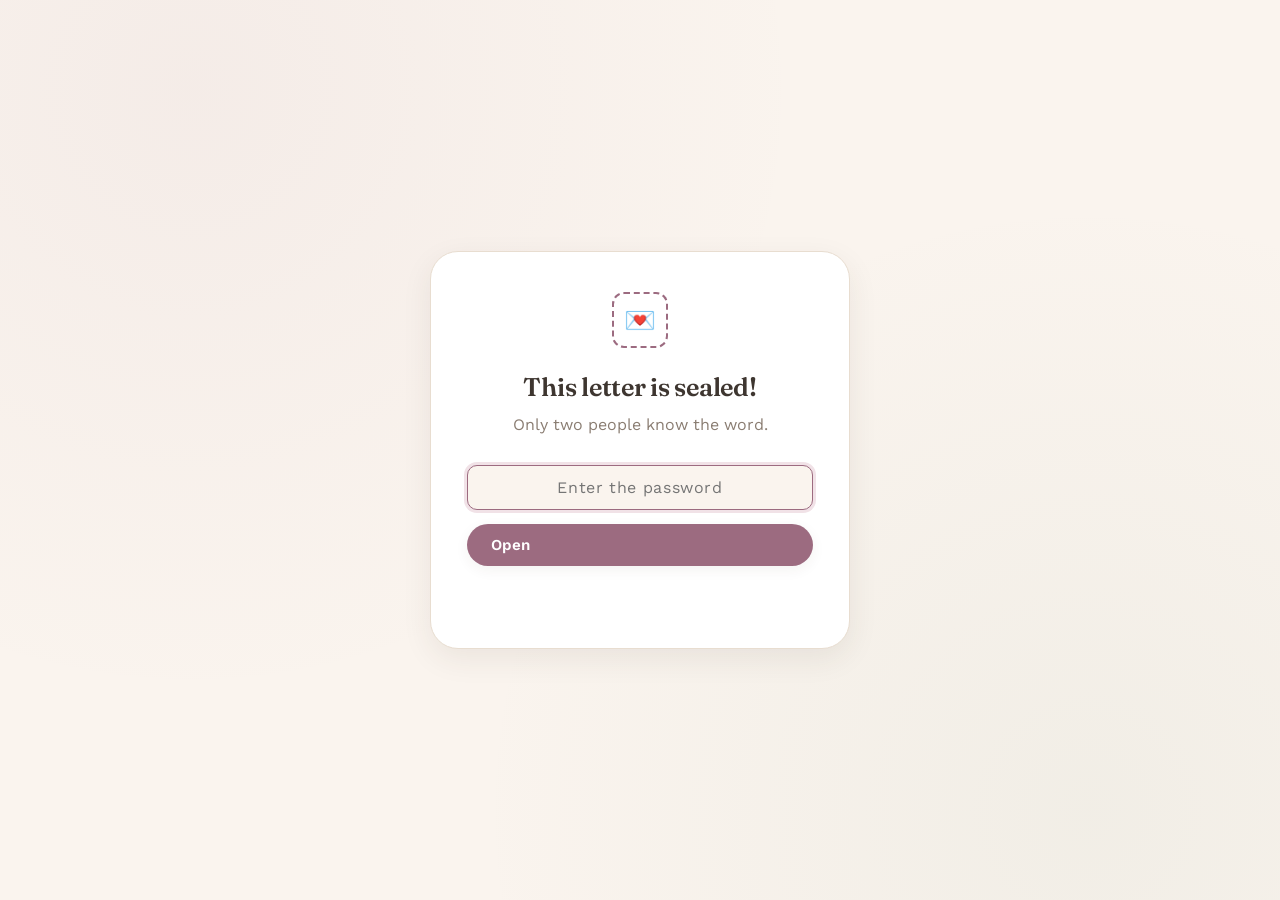
<file: index.html>
<!DOCTYPE html>
<html lang="en">
<head>
<meta charset="UTF-8" />
<meta name="viewport" content="width=device-width, initial-scale=1" />
<meta name="robots" content="noindex, nofollow" />
<title>Anna & Matteo's Website</title>
<link rel="preconnect" href="https://fonts.googleapis.com" />
<link rel="preconnect" href="https://fonts.gstatic.com" crossorigin />
<link href="https://fonts.googleapis.com/css2?family=Fraunces:wght@500;600;700&family=Work+Sans:wght@400;500;600&display=swap" rel="stylesheet" />
<link rel="stylesheet" href="css/style.css" />
<style>
  .gate-page {
    min-height: 100vh;
    display: flex;
    align-items: center;
    justify-content: center;
    padding: 20px;
  }
  .envelope {
    width: 100%;
    max-width: 420px;
    background: var(--paper);
    border-radius: var(--radius-lg);
    box-shadow: var(--shadow);
    border: 1px solid var(--line);
    padding: 40px 36px;
    text-align: center;
  }

  @media (max-width: 420px) {
    .gate-page {
      padding: 14px;
    }
    .envelope {
      padding: 30px 22px;
      border-radius: var(--radius-md);
    }
  }
  .stamp {
    width: 56px;
    height: 56px;
    margin: 0 auto 20px;
    border: 2px dashed var(--plum);
    border-radius: 12px;
    display: flex;
    align-items: center;
    justify-content: center;
    font-size: 1.6rem;
  }
  .envelope h1 {
    font-size: 1.6rem;
    margin-bottom: 6px;
  }
  .envelope p.sub {
    margin-bottom: 28px;
  }
  #password-form {
    display: flex;
    flex-direction: column;
    gap: 14px;
  }
  #password-input {
    text-align: center;
    letter-spacing: 0.04em;
  }
  #hint {
    min-height: 22px;
    font-size: 0.88rem;
    color: var(--plum-dark);
    transition: opacity 0.2s ease;
  }
  #error {
    min-height: 20px;
    font-size: 0.85rem;
    color: var(--dim-red);
    font-weight: 600;
  }
  .shake {
    animation: shake 0.4s ease;
  }
  @keyframes shake {
    10%, 90% { transform: translateX(-2px); }
    20%, 80% { transform: translateX(4px); }
    30%, 50%, 70% { transform: translateX(-8px); }
    40%, 60% { transform: translateX(8px); }
  }
</style>
</head>
<body>
  <div class="gate-page">
    <div class="envelope" id="envelope">
      <div class="stamp">💌</div>
      <h1>This letter is sealed!</h1>
      <p class="sub">Only two people know the word.</p>

      <form id="password-form">
        <input
          type="password"
          id="password-input"
          placeholder="Enter the password"
          autocomplete="off"
          autofocus
        />
        <button type="submit" class="btn">Open</button>
      </form>

      <div id="error"></div>
      <div id="hint"></div>
    </div>
  </div>

  <script src="js/auth.js"></script>
</body>
</html>
</file>
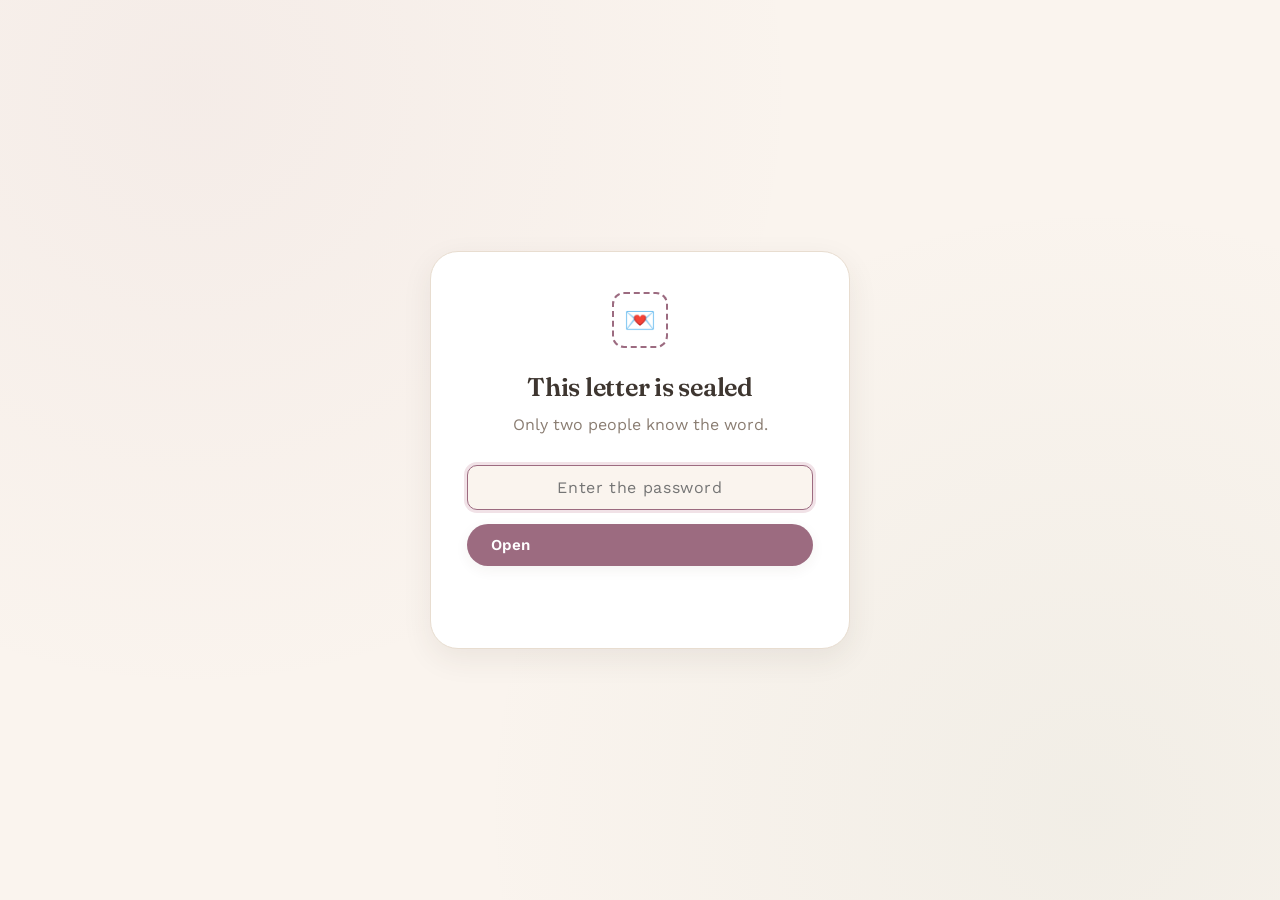
<file: us/index.html>
<!DOCTYPE html>
<html lang="en">
<head>
<meta charset="UTF-8" />
<meta name="viewport" content="width=device-width, initial-scale=1" />
<meta name="robots" content="noindex, nofollow" />
<title>us.</title>
<link rel="preconnect" href="https://fonts.googleapis.com" />
<link rel="preconnect" href="https://fonts.gstatic.com" crossorigin />
<link href="https://fonts.googleapis.com/css2?family=Fraunces:wght@500;600;700&family=Work+Sans:wght@400;500;600&display=swap" rel="stylesheet" />
<link rel="stylesheet" href="css/style.css" />
<style>
  .gate-page {
    min-height: 100vh;
    display: flex;
    align-items: center;
    justify-content: center;
    padding: 20px;
  }
  .envelope {
    width: 100%;
    max-width: 420px;
    background: var(--paper);
    border-radius: var(--radius-lg);
    box-shadow: var(--shadow);
    border: 1px solid var(--line);
    padding: 40px 36px;
    text-align: center;
  }
  .stamp {
    width: 56px;
    height: 56px;
    margin: 0 auto 20px;
    border: 2px dashed var(--plum);
    border-radius: 12px;
    display: flex;
    align-items: center;
    justify-content: center;
    font-size: 1.6rem;
  }
  .envelope h1 {
    font-size: 1.6rem;
    margin-bottom: 6px;
  }
  .envelope p.sub {
    margin-bottom: 28px;
  }
  #password-form {
    display: flex;
    flex-direction: column;
    gap: 14px;
  }
  #password-input {
    text-align: center;
    letter-spacing: 0.04em;
  }
  #hint {
    min-height: 22px;
    font-size: 0.88rem;
    color: var(--plum-dark);
    transition: opacity 0.2s ease;
  }
  #error {
    min-height: 20px;
    font-size: 0.85rem;
    color: var(--dim-red);
    font-weight: 600;
  }
  .shake {
    animation: shake 0.4s ease;
  }
  @keyframes shake {
    10%, 90% { transform: translateX(-2px); }
    20%, 80% { transform: translateX(4px); }
    30%, 50%, 70% { transform: translateX(-8px); }
    40%, 60% { transform: translateX(8px); }
  }
</style>
</head>
<body>
  <div class="gate-page">
    <div class="envelope" id="envelope">
      <div class="stamp">💌</div>
      <h1>This letter is sealed</h1>
      <p class="sub">Only two people know the word.</p>

      <form id="password-form">
        <input
          type="password"
          id="password-input"
          placeholder="Enter the password"
          autocomplete="off"
          autofocus
        />
        <button type="submit" class="btn">Open</button>
      </form>

      <div id="error"></div>
      <div id="hint"></div>
    </div>
  </div>

  <script src="js/auth.js"></script>
</body>
</html>
</file>
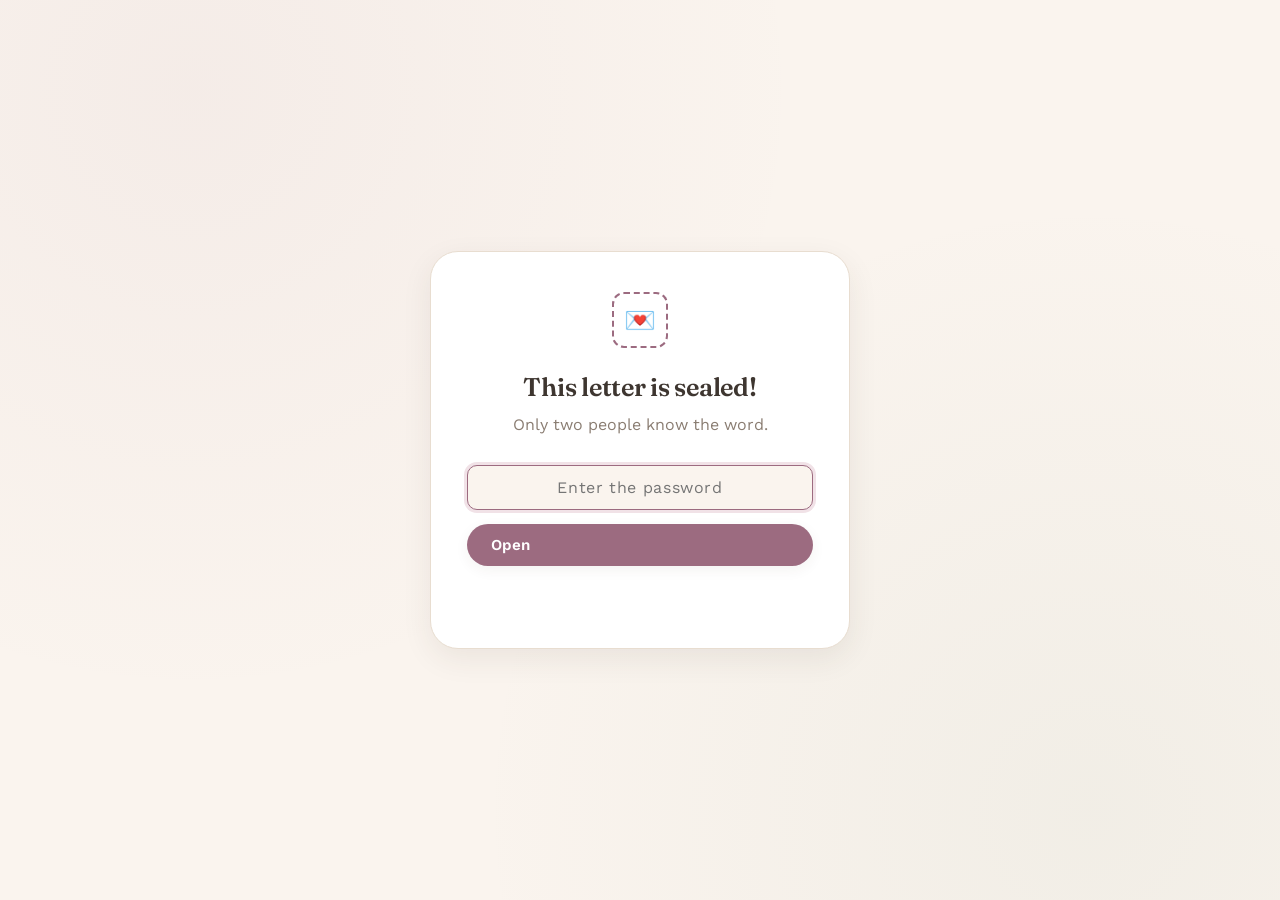
<file: calendar.html>
<!DOCTYPE html>
<html lang="en">
<head>
<meta charset="UTF-8" />
<meta name="viewport" content="width=device-width, initial-scale=1" />
<meta name="robots" content="noindex, nofollow" />
<title>Anna & Matteo's Website — Calendar</title>
<link rel="preconnect" href="https://fonts.googleapis.com" />
<link rel="preconnect" href="https://fonts.gstatic.com" crossorigin />
<link href="https://fonts.googleapis.com/css2?family=Fraunces:wght@500;600;700&family=Work+Sans:wght@400;500;600&display=swap" rel="stylesheet" />
<link rel="stylesheet" href="css/style.css" />
<style>
  .cal-header {
    display: flex;
    align-items: center;
    justify-content: space-between;
    gap: 8px;
    margin-bottom: 22px;
  }
  .cal-header h2 {
    font-size: clamp(1.05rem, 4.5vw, 1.5rem);
    flex: 1;
    min-width: 0;
    margin: 0;
    text-align: center;
    white-space: nowrap;
    overflow: hidden;
    text-overflow: ellipsis;
  }
  .cal-header .btn.ghost {
    flex-shrink: 0;
    padding: 8px 12px;
    font-size: 0.85rem;
    white-space: nowrap;
  }
  .weekdays,
  .days-grid {
    display: grid;
    grid-template-columns: repeat(7, minmax(0, 1fr));
    gap: 8px;
  }
  .weekdays {
    margin-bottom: 8px;
  }
  .weekdays span {
    text-align: center;
    font-size: 0.78rem;
    color: var(--ink-soft);
    font-weight: 600;
  }
  .day-box {
    aspect-ratio: 1 / 1;
    min-height: 64px;
    min-width: 0;
    width: 100%;
    border-radius: var(--radius-sm);
    border: 1px solid var(--line);
    background: var(--paper);
    padding: 6px 8px;
    cursor: pointer;
    display: flex;
    flex-direction: column;
    gap: 3px;
    text-align: left;
    transition: transform 0.12s ease, box-shadow 0.12s ease;
    overflow: hidden;
  }
  .day-box:hover {
    transform: translateY(-2px);
    box-shadow: var(--shadow-soft);
  }
  .day-box .num {
    font-weight: 600;
    font-size: 0.85rem;
    flex-shrink: 0;
  }
  .day-box .evt {
    font-size: 0.7rem;
    color: var(--ink);
    line-height: 1.25;
    overflow: hidden;
    display: -webkit-box;
    -webkit-line-clamp: 2;
    -webkit-box-orient: vertical;
    flex: 1 1 auto;
    min-height: 0;
  }
  .day-box .evt-more {
    align-self: flex-start;
    flex-shrink: 0;
    font-size: 0.62rem;
    font-weight: 600;
    line-height: 1.4;
    color: var(--plum-dark);
    background: var(--plum-pale);
    padding: 0 7px;
    border-radius: 999px;
    white-space: nowrap;
  }
  .day-box.empty {
    visibility: hidden;
    pointer-events: none;
  }

  @media (max-width: 480px) {
    .weekdays,
    .days-grid {
      gap: 4px;
    }
    .day-box {
      min-height: 44px;
      padding: 4px 5px;
      gap: 2px;
    }
    .day-box .num {
      font-size: 0.72rem;
    }
    .day-box .evt {
      font-size: 0.58rem;
      line-height: 1.15;
      -webkit-line-clamp: 1;
    }
    .day-box .evt-more {
      font-size: 0.52rem;
      padding: 0 5px;
      line-height: 1.3;
    }
    .weekdays span {
      font-size: 0.62rem;
    }
    .cal-header .btn.ghost {
      padding: 8px 9px;
      font-size: 0.78rem;
    }
  }
  .day-box.past {
    background: var(--gray-past);
    color: var(--ink-soft);
    border-color: var(--gray-past);
  }
  .day-box.past .evt-more {
    background: rgba(255, 255, 255, 0.55);
    color: var(--ink-soft);
  }
  .day-box.today {
    background: var(--dim-yellow);
    border-color: var(--dim-yellow);
  }
  .day-box.today .evt-more {
    background: rgba(255, 255, 255, 0.6);
    color: var(--ink);
  }
  .day-box.future {
    background: var(--paper);
  }

  /* modal */
  .modal-overlay {
    position: fixed;
    inset: 0;
    background: rgba(62, 54, 48, 0.35);
    display: none;
    align-items: center;
    justify-content: center;
    padding: 20px;
    z-index: 10;
  }
  .modal-overlay.open {
    display: flex;
  }
  .modal {
    background: var(--paper);
    border-radius: var(--radius-md);
    padding: 26px;
    width: 100%;
    max-width: 360px;
    box-shadow: var(--shadow);
  }
  .modal h3 {
    font-size: 1.1rem;
    margin-bottom: 4px;
  }
  .modal textarea {
    width: 100%;
    min-height: 90px;
    margin-top: 14px;
    padding: 12px 14px;
    border-radius: var(--radius-sm);
    border: 1px solid var(--line);
    background: var(--cream);
    font-family: inherit;
    font-size: 0.95rem;
    resize: vertical;
  }
  .modal .row {
    margin-top: 16px;
    justify-content: flex-end;
  }

  .event-list {
    display: flex;
    flex-direction: column;
    gap: 8px;
    margin-top: 16px;
    max-height: 220px;
    overflow-y: auto;
    padding-right: 2px;
  }
  .event-item {
    display: flex;
    align-items: flex-start;
    justify-content: space-between;
    gap: 8px;
    background: var(--cream);
    border: 1px solid var(--line);
    border-left: 3px solid var(--plum);
    border-radius: var(--radius-sm);
    padding: 9px 10px 9px 12px;
    font-size: 0.88rem;
    line-height: 1.4;
  }
  .event-item .text {
    word-break: break-word;
  }
  .event-empty {
    color: var(--ink-soft);
    font-size: 0.86rem;
    padding: 4px 2px 2px;
  }
  .add-event-row {
    display: flex;
    gap: 8px;
    margin-top: 16px;
  }
  .add-event-row input {
    flex: 1;
  }
  .delete-btn {
    background: none;
    border: none;
    color: var(--ink-soft);
    font-size: 1rem;
    cursor: pointer;
    padding: 0 4px;
    border-radius: 6px;
    line-height: 1.4;
    flex-shrink: 0;
  }
  .delete-btn:hover {
    background: rgba(0, 0, 0, 0.06);
    color: var(--ink);
  }
</style>
</head>
<body>
  <div class="page">
    <div class="topbar">
      <span class="brand">Anna & Matteo's Website</span>
      <div class="row" style="gap: 16px;">
        <span class="muted" id="sync-status">connecting…</span>
        <a class="nav-link" href="home.html">← Home</a>
      </div>
    </div>

    <div class="card">
      <div class="cal-header">
        <button class="btn ghost" id="prev-month">‹ prev</button>
        <h2 id="month-label"></h2>
        <button class="btn ghost" id="next-month">next ›</button>
      </div>

      <div class="weekdays">
        <span>Mon</span><span>Tue</span><span>Wed</span><span>Thu</span><span>Fri</span><span>Sat</span><span>Sun</span>
      </div>
      <div class="days-grid" id="days-grid"></div>
    </div>
  </div>

  <div class="modal-overlay" id="modal-overlay">
    <div class="modal">
      <h3 id="modal-date"></h3>
      <p class="muted">Plans for this day.</p>

      <div class="event-list" id="event-list"></div>

      <form class="add-event-row" id="add-event-form">
        <input type="text" id="add-event-input" placeholder="Add an event…" autocomplete="off" />
        <button type="submit" class="btn">Add</button>
      </form>

      <div class="row">
        <button class="btn secondary" id="modal-close" type="button">Close</button>
      </div>
    </div>
  </div>

  <script src="js/guard.js"></script>
  <script type="module" src="js/calendar.js"></script>
</body>
</html>
</file>
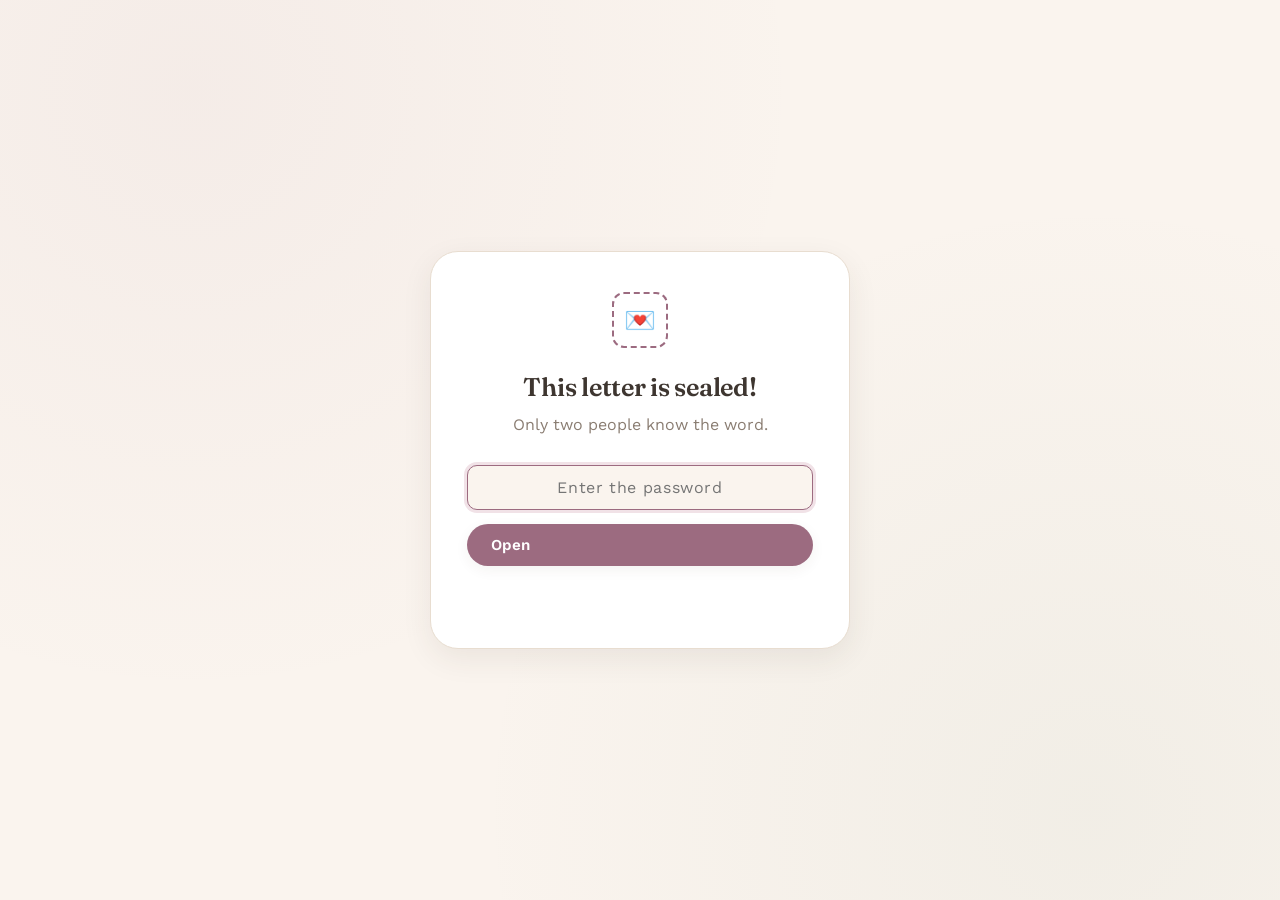
<file: home.html>
<!DOCTYPE html>
<html lang="en">
<head>
<meta charset="UTF-8" />
<meta name="viewport" content="width=device-width, initial-scale=1" />
<meta name="robots" content="noindex, nofollow" />
<title>Anna & Matteo's Website — Home</title>
<link rel="preconnect" href="https://fonts.googleapis.com" />
<link rel="preconnect" href="https://fonts.gstatic.com" crossorigin />
<link href="https://fonts.googleapis.com/css2?family=Fraunces:wght@500;600;700&family=Work+Sans:wght@400;500;600&display=swap" rel="stylesheet" />
<link rel="stylesheet" href="css/style.css" />
<style>
  .counter-wrap {
    text-align: center;
    padding: 20px 10px 8px;
  }
  .counter-eyebrow {
    color: var(--ink-soft);
    font-size: 0.95rem;
    margin-bottom: 6px;
  }
  .counter-days {
    font-family: "Fraunces", serif;
    font-weight: 700;
    font-size: clamp(3.2rem, 14vw, 6.2rem);
    color: var(--plum-dark);
    line-height: 1;
    margin: 6px 0;
  }
  .counter-days .unit {
    font-size: 0.32em;
    font-weight: 500;
    color: var(--ink-soft);
    margin-left: 6px;
  }
  .sub-counters {
    display: flex;
    justify-content: center;
    gap: 22px;
    margin: 18px 0 26px;
    flex-wrap: wrap;
  }
  .sub-counter {
    min-width: 70px;
  }
  .sub-counter .n {
    font-family: "Fraunces", serif;
    font-size: 1.6rem;
    font-weight: 600;
  }
  .sub-counter .l {
    font-size: 0.78rem;
    color: var(--ink-soft);
  }
  .target-date {
    color: var(--ink-soft);
    font-size: 0.92rem;
    margin-bottom: 22px;
  }
  #date-form {
    display: none;
    justify-content: center;
    gap: 10px;
    margin-top: 4px;
    flex-wrap: wrap;
  }
  #date-form.open {
    display: flex;
  }
</style>
</head>
<body>
  <div class="page">
    <div class="topbar">
      <span class="brand">Anna & Matteo's Website</span>
      <div class="row" style="gap: 16px;">
        <span class="muted" id="sync-status">connecting…</span>
        <a class="nav-link" href="#" id="logout-link">Lock this page</a>
      </div>
    </div>

    <div class="card">
      <div class="counter-wrap">
        <div class="counter-eyebrow" id="counter-eyebrow">Until we're together again</div>
        <div class="counter-days" id="days-display">— <span class="unit">days</span></div>

        <div class="sub-counters">
          <div class="sub-counter"><div class="n" id="hours-display">00</div><div class="l">hours</div></div>
          <div class="sub-counter"><div class="n" id="minutes-display">00</div><div class="l">minutes</div></div>
          <div class="sub-counter"><div class="n" id="seconds-display">00</div><div class="l">seconds</div></div>
        </div>

        <div class="target-date" id="target-date-label"></div>

        <button class="btn secondary" id="toggle-date-btn">Set the date</button>

        <form id="date-form">
          <input type="date" id="date-input" />
          <input type="time" id="time-input" />
          <button type="submit" class="btn">Save</button>
          <button type="button" class="btn ghost" id="cancel-date-btn">Cancel</button>
        </form>
      </div>
    </div>

    <div class="destinations">
      <a class="destination" href="calendar.html">
        <span class="label">Calendar</span>
        <span class="hint">Plans, exams, visits, and little reminders!</span>
      </a>
      <a class="destination" href="movies.html">
        <span class="label">Movies</span>
        <span class="hint">What we've watched, what's next!</span>
      </a>
    </div>
  </div>

  <script src="js/guard.js"></script>
  <script type="module" src="js/home.js"></script>
</body>
</html>
</file>
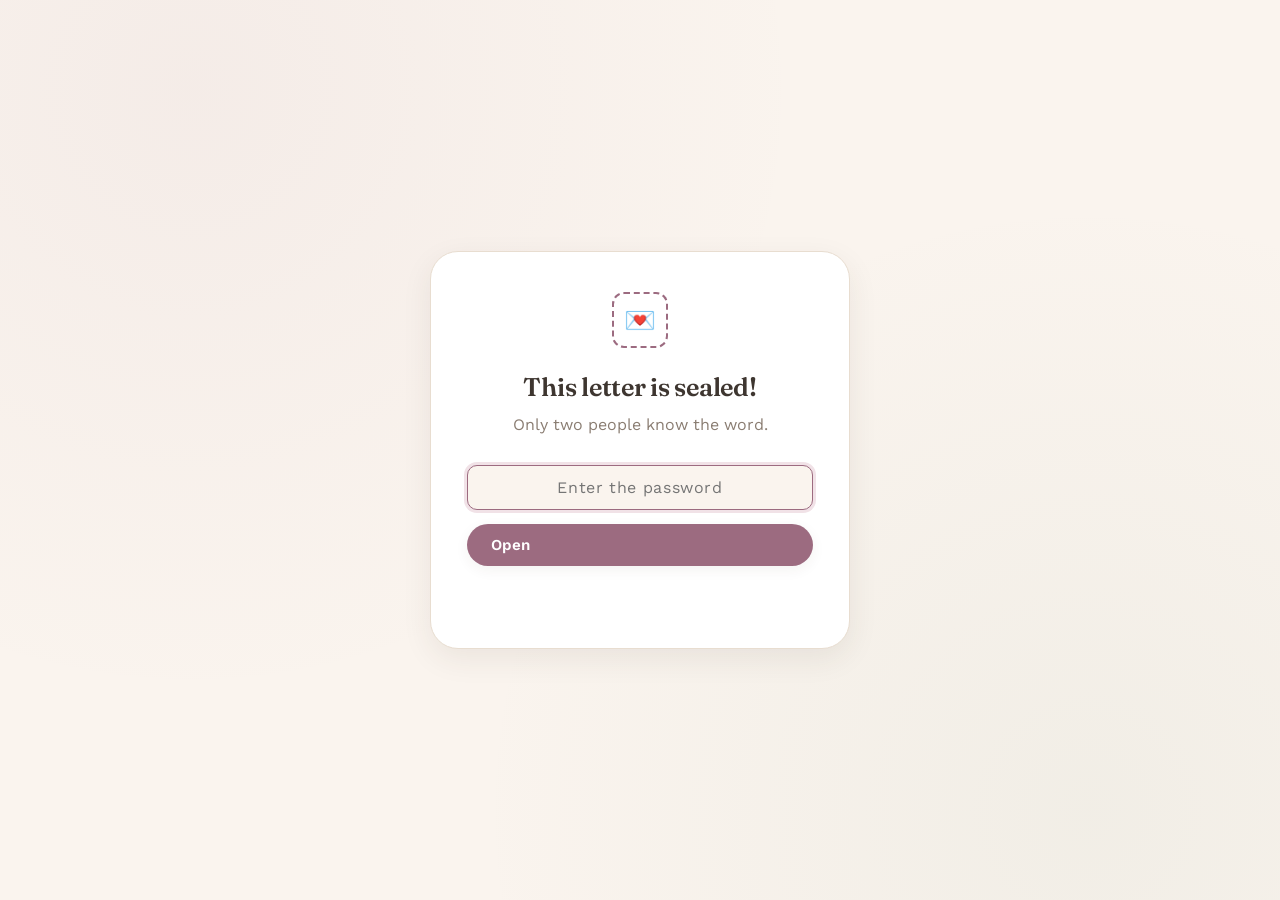
<file: movies.html>
<!DOCTYPE html>
<html lang="en">
<head>
<meta charset="UTF-8" />
<meta name="viewport" content="width=device-width, initial-scale=1" />
<meta name="robots" content="noindex, nofollow" />
<title>Anna & Matteo's Website — Movies</title>
<link rel="preconnect" href="https://fonts.googleapis.com" />
<link rel="preconnect" href="https://fonts.gstatic.com" crossorigin />
<link href="https://fonts.googleapis.com/css2?family=Fraunces:wght@500;600;700&family=Work+Sans:wght@400;500;600&display=swap" rel="stylesheet" />
<link rel="stylesheet" href="css/style.css" />
<style>
  .add-row {
    display: flex;
    flex-wrap: wrap;
    gap: 10px;
    margin-bottom: 24px;
  }
  .add-row input {
    flex: 1;
    min-width: 140px;
  }
  .legend {
    display: flex;
    gap: 10px 20px;
    flex-wrap: wrap;
    margin-bottom: 24px;
  }
  .legend .item {
    display: flex;
    align-items: center;
    gap: 7px;
    font-size: 0.82rem;
    color: var(--ink-soft);
  }
  .dot {
    width: 10px;
    height: 10px;
    border-radius: 50%;
    flex-shrink: 0;
  }
  .dot.default { background: var(--line); }
  .dot.seen { background: var(--dim-red); }
  .dot.towatch { background: var(--sage); }

  .movie-list {
    display: flex;
    flex-direction: column;
    gap: 10px;
  }
  .movie-item {
    display: flex;
    align-items: center;
    gap: 12px;
    border: 1px solid var(--line);
    border-left: 4px solid var(--line);
    border-radius: var(--radius-sm);
    padding: 14px 16px;
    cursor: pointer;
    background: var(--paper);
    color: var(--ink);
    transition: background 0.15s ease, border-color 0.15s ease, transform 0.1s ease, box-shadow 0.15s ease;
  }
  .movie-item:hover {
    transform: translateY(-1px);
    box-shadow: var(--shadow-soft);
  }
  .movie-item .title {
    font-size: 1rem;
    flex: 1;
    min-width: 0;
    overflow-wrap: break-word;
  }
  .movie-item .status-label {
    display: flex;
    align-items: center;
    gap: 6px;
    font-size: 0.78rem;
    color: var(--ink-soft);
    flex-shrink: 0;
  }
  .movie-item.seen {
    background: var(--dim-red-pale);
    border-color: var(--dim-red-pale);
    border-left-color: var(--dim-red);
  }
  .movie-item.seen .status-label { color: var(--dim-red); }
  .movie-item.towatch {
    background: var(--sage-pale);
    border-color: var(--sage-pale);
    border-left-color: var(--sage);
  }
  .movie-item.towatch .status-label { color: var(--sage); }

  .delete-btn {
    background: none;
    border: none;
    color: var(--ink-soft);
    font-size: 1rem;
    cursor: pointer;
    padding: 2px 6px;
    border-radius: 6px;
    line-height: 1;
  }
  .delete-btn:hover {
    background: rgba(0,0,0,0.06);
    color: var(--ink);
  }
  .empty-state {
    text-align: center;
    color: var(--ink-soft);
    padding: 30px 10px;
  }
</style>
</head>
<body>
  <div class="page">
    <div class="topbar">
      <span class="brand">Anna & Matteo's Website</span>
      <div class="row" style="gap: 16px;">
        <span class="muted" id="sync-status">connecting…</span>
        <a class="nav-link" href="home.html">← Home</a>
      </div>
    </div>

    <div class="card">
      <h2>Movies</h2>
      <p class="muted">Click a title to mark it as seen or as next up.</p>

      <form class="add-row" id="add-form">
        <input type="text" id="add-input" placeholder="Add a movie title…" />
        <button type="submit" class="btn">Add</button>
      </form>

      <div class="legend">
        <span class="item"><span class="dot default"></span> unmarked</span>
        <span class="item"><span class="dot seen"></span> seen together</span>
        <span class="item"><span class="dot towatch"></span> to watch</span>
      </div>

      <div class="movie-list" id="movie-list"></div>
    </div>
  </div>

  <script src="js/guard.js"></script>
  <script type="module" src="js/movies.js"></script>
</body>
</html>
</file>
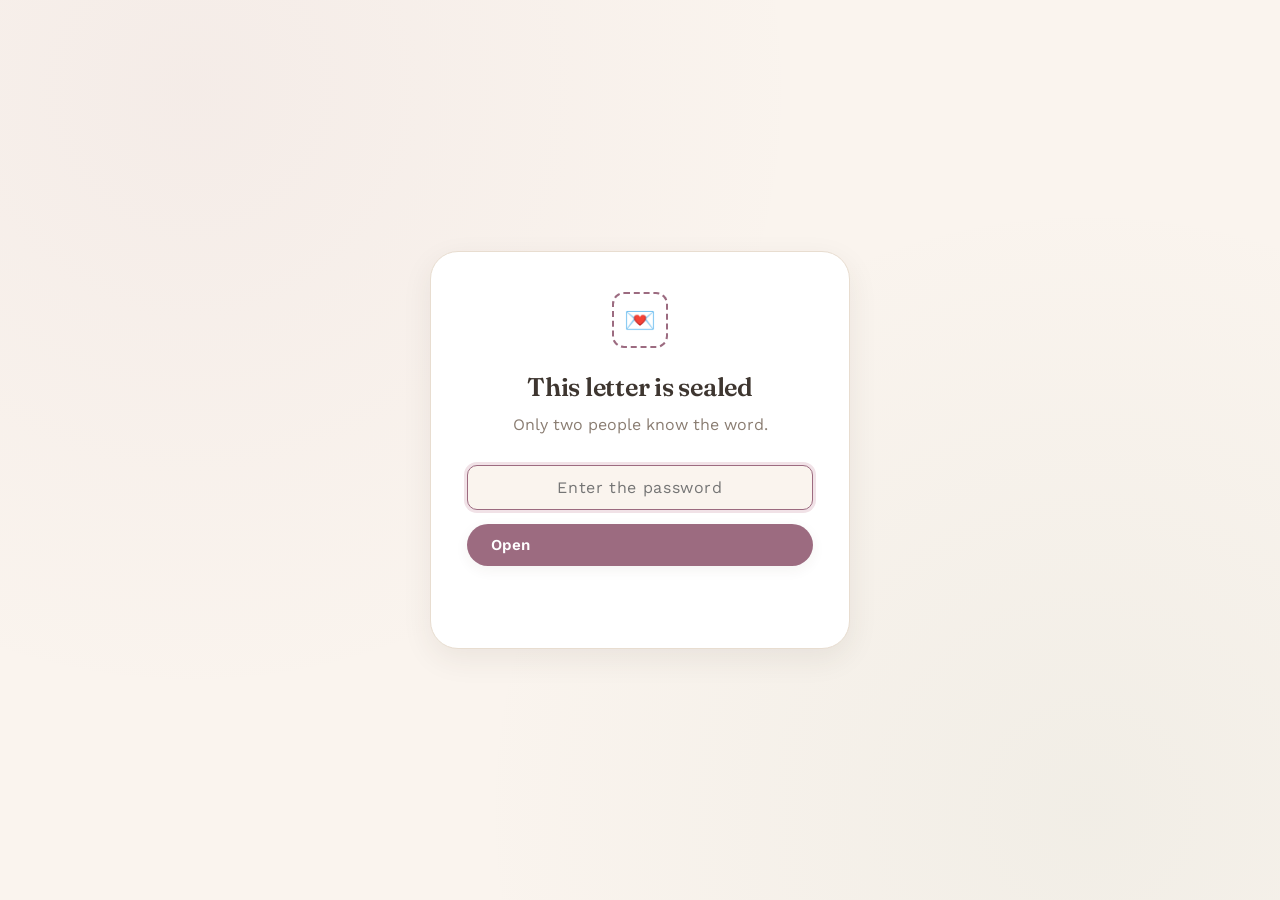
<file: us/calendar.html>
<!DOCTYPE html>
<html lang="en">
<head>
<meta charset="UTF-8" />
<meta name="viewport" content="width=device-width, initial-scale=1" />
<meta name="robots" content="noindex, nofollow" />
<title>us. — calendar</title>
<link rel="preconnect" href="https://fonts.googleapis.com" />
<link rel="preconnect" href="https://fonts.gstatic.com" crossorigin />
<link href="https://fonts.googleapis.com/css2?family=Fraunces:wght@500;600;700&family=Work+Sans:wght@400;500;600&display=swap" rel="stylesheet" />
<link rel="stylesheet" href="css/style.css" />
<style>
  .cal-header {
    display: flex;
    align-items: center;
    justify-content: space-between;
    margin-bottom: 22px;
  }
  .cal-header h2 {
    font-size: 1.5rem;
    min-width: 200px;
    text-align: center;
  }
  .weekdays,
  .days-grid {
    display: grid;
    grid-template-columns: repeat(7, 1fr);
    gap: 8px;
  }
  .weekdays {
    margin-bottom: 8px;
  }
  .weekdays span {
    text-align: center;
    font-size: 0.78rem;
    color: var(--ink-soft);
    font-weight: 600;
  }
  .day-box {
    aspect-ratio: 1 / 1;
    min-height: 64px;
    border-radius: var(--radius-sm);
    border: 1px solid var(--line);
    background: var(--paper);
    padding: 6px 8px;
    cursor: pointer;
    display: flex;
    flex-direction: column;
    gap: 4px;
    text-align: left;
    transition: transform 0.12s ease, box-shadow 0.12s ease;
    overflow: hidden;
  }
  .day-box:hover {
    transform: translateY(-2px);
    box-shadow: var(--shadow-soft);
  }
  .day-box .num {
    font-weight: 600;
    font-size: 0.85rem;
  }
  .day-box .evt {
    font-size: 0.7rem;
    color: var(--ink);
    line-height: 1.25;
    overflow: hidden;
    display: -webkit-box;
    -webkit-line-clamp: 3;
    -webkit-box-orient: vertical;
  }
  .day-box.empty {
    visibility: hidden;
    pointer-events: none;
  }
  .day-box.past {
    background: var(--gray-past);
    color: var(--ink-soft);
    border-color: var(--gray-past);
  }
  .day-box.today {
    background: var(--dim-yellow);
    border-color: var(--dim-yellow);
  }
  .day-box.future {
    background: var(--paper);
  }

  /* modal */
  .modal-overlay {
    position: fixed;
    inset: 0;
    background: rgba(62, 54, 48, 0.35);
    display: none;
    align-items: center;
    justify-content: center;
    padding: 20px;
    z-index: 10;
  }
  .modal-overlay.open {
    display: flex;
  }
  .modal {
    background: var(--paper);
    border-radius: var(--radius-md);
    padding: 26px;
    width: 100%;
    max-width: 360px;
    box-shadow: var(--shadow);
  }
  .modal h3 {
    font-size: 1.1rem;
    margin-bottom: 4px;
  }
  .modal textarea {
    width: 100%;
    min-height: 90px;
    margin-top: 14px;
    padding: 12px 14px;
    border-radius: var(--radius-sm);
    border: 1px solid var(--line);
    background: var(--cream);
    font-family: inherit;
    font-size: 0.95rem;
    resize: vertical;
  }
  .modal .row {
    margin-top: 16px;
    justify-content: flex-end;
  }
</style>
</head>
<body>
  <div class="page">
    <div class="topbar">
      <span class="brand">us.</span>
      <div class="row" style="gap: 16px;">
        <span class="muted" id="sync-status">connecting…</span>
        <a class="nav-link" href="home.html">← home</a>
      </div>
    </div>

    <div class="card">
      <div class="cal-header">
        <button class="btn ghost" id="prev-month">‹ prev</button>
        <h2 id="month-label"></h2>
        <button class="btn ghost" id="next-month">next ›</button>
      </div>

      <div class="weekdays">
        <span>Mon</span><span>Tue</span><span>Wed</span><span>Thu</span><span>Fri</span><span>Sat</span><span>Sun</span>
      </div>
      <div class="days-grid" id="days-grid"></div>
    </div>
  </div>

  <div class="modal-overlay" id="modal-overlay">
    <div class="modal">
      <h3 id="modal-date"></h3>
      <p class="muted">Add a plan, a memory, or a reminder for this day.</p>
      <textarea id="modal-textarea" placeholder="e.g. Flight lands at 6pm ✈️"></textarea>
      <div class="row">
        <button class="btn ghost" id="modal-clear">Clear</button>
        <button class="btn secondary" id="modal-cancel">Cancel</button>
        <button class="btn" id="modal-save">Save</button>
      </div>
    </div>
  </div>

  <script src="js/guard.js"></script>
  <script type="module" src="js/calendar.js"></script>
</body>
</html>
</file>
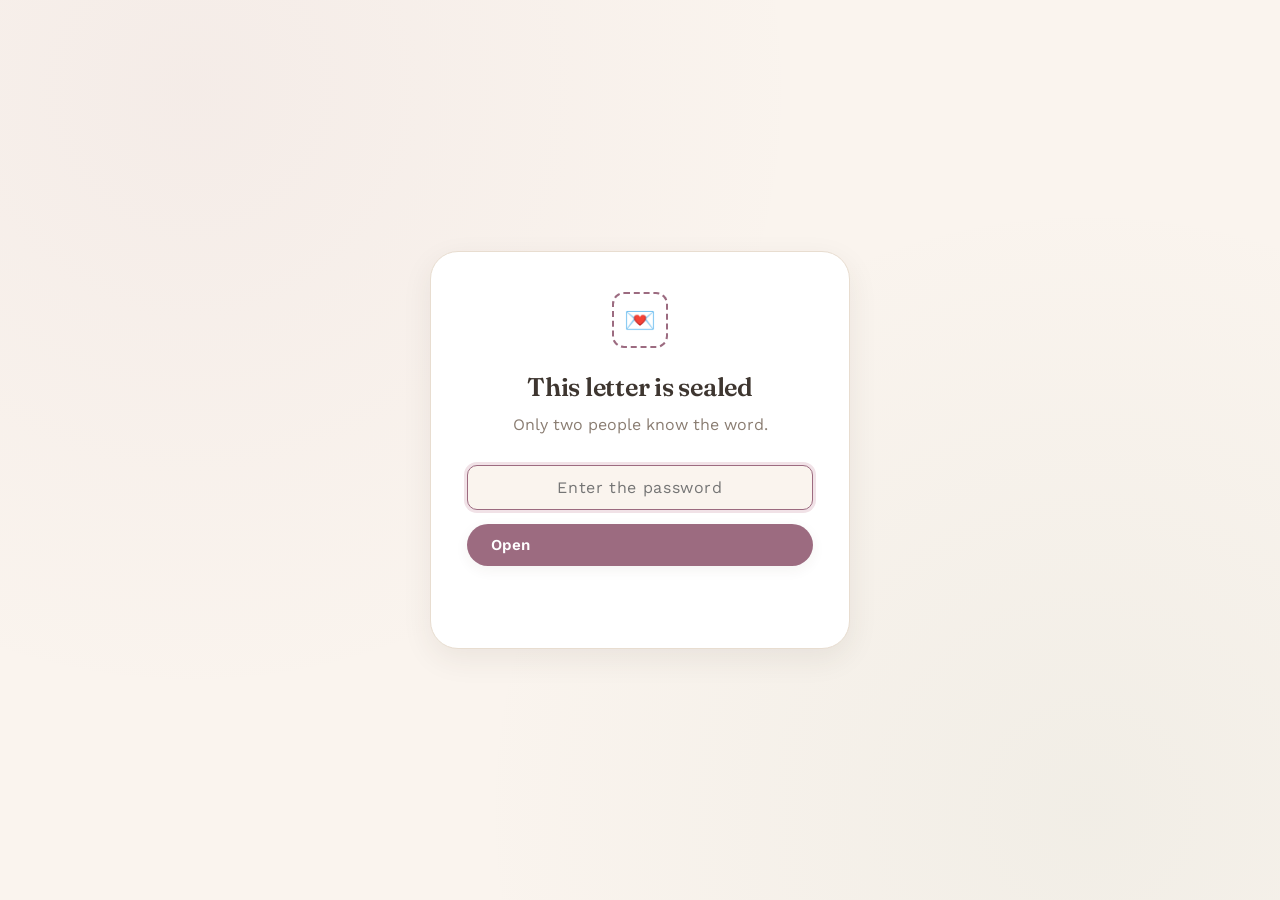
<file: us/home.html>
<!DOCTYPE html>
<html lang="en">
<head>
<meta charset="UTF-8" />
<meta name="viewport" content="width=device-width, initial-scale=1" />
<meta name="robots" content="noindex, nofollow" />
<title>us. — home</title>
<link rel="preconnect" href="https://fonts.googleapis.com" />
<link rel="preconnect" href="https://fonts.gstatic.com" crossorigin />
<link href="https://fonts.googleapis.com/css2?family=Fraunces:wght@500;600;700&family=Work+Sans:wght@400;500;600&display=swap" rel="stylesheet" />
<link rel="stylesheet" href="css/style.css" />
<style>
  .counter-wrap {
    text-align: center;
    padding: 20px 10px 8px;
  }
  .counter-eyebrow {
    color: var(--ink-soft);
    font-size: 0.95rem;
    margin-bottom: 6px;
  }
  .counter-days {
    font-family: "Fraunces", serif;
    font-weight: 700;
    font-size: clamp(3.2rem, 14vw, 6.2rem);
    color: var(--plum-dark);
    line-height: 1;
    margin: 6px 0;
  }
  .counter-days .unit {
    font-size: 0.32em;
    font-weight: 500;
    color: var(--ink-soft);
    margin-left: 6px;
  }
  .sub-counters {
    display: flex;
    justify-content: center;
    gap: 22px;
    margin: 18px 0 26px;
    flex-wrap: wrap;
  }
  .sub-counter {
    min-width: 70px;
  }
  .sub-counter .n {
    font-family: "Fraunces", serif;
    font-size: 1.6rem;
    font-weight: 600;
  }
  .sub-counter .l {
    font-size: 0.78rem;
    color: var(--ink-soft);
  }
  .target-date {
    color: var(--ink-soft);
    font-size: 0.92rem;
    margin-bottom: 22px;
  }
  #date-form {
    display: none;
    justify-content: center;
    gap: 10px;
    margin-top: 4px;
    flex-wrap: wrap;
  }
  #date-form.open {
    display: flex;
  }
</style>
</head>
<body>
  <div class="page">
    <div class="topbar">
      <span class="brand">us.</span>
      <div class="row" style="gap: 16px;">
        <span class="muted" id="sync-status">connecting…</span>
        <a class="nav-link" href="#" id="logout-link">lock this page</a>
      </div>
    </div>

    <div class="card">
      <div class="counter-wrap">
        <div class="counter-eyebrow" id="counter-eyebrow">until we're together again</div>
        <div class="counter-days" id="days-display">— <span class="unit">days</span></div>

        <div class="sub-counters">
          <div class="sub-counter"><div class="n" id="hours-display">00</div><div class="l">hours</div></div>
          <div class="sub-counter"><div class="n" id="minutes-display">00</div><div class="l">minutes</div></div>
          <div class="sub-counter"><div class="n" id="seconds-display">00</div><div class="l">seconds</div></div>
        </div>

        <div class="target-date" id="target-date-label"></div>

        <button class="btn secondary" id="toggle-date-btn">Set the date</button>

        <form id="date-form">
          <input type="date" id="date-input" />
          <button type="submit" class="btn">Save</button>
          <button type="button" class="btn ghost" id="cancel-date-btn">Cancel</button>
        </form>
      </div>
    </div>

    <div class="destinations">
      <a class="destination" href="calendar.html">
        <span class="label">Calendar</span>
        <span class="hint">Plans, visits, and little reminders</span>
      </a>
      <a class="destination" href="movies.html">
        <span class="label">Movies</span>
        <span class="hint">What we've watched, what's next</span>
      </a>
    </div>
  </div>

  <script src="js/guard.js"></script>
  <script type="module" src="js/home.js"></script>
</body>
</html>
</file>
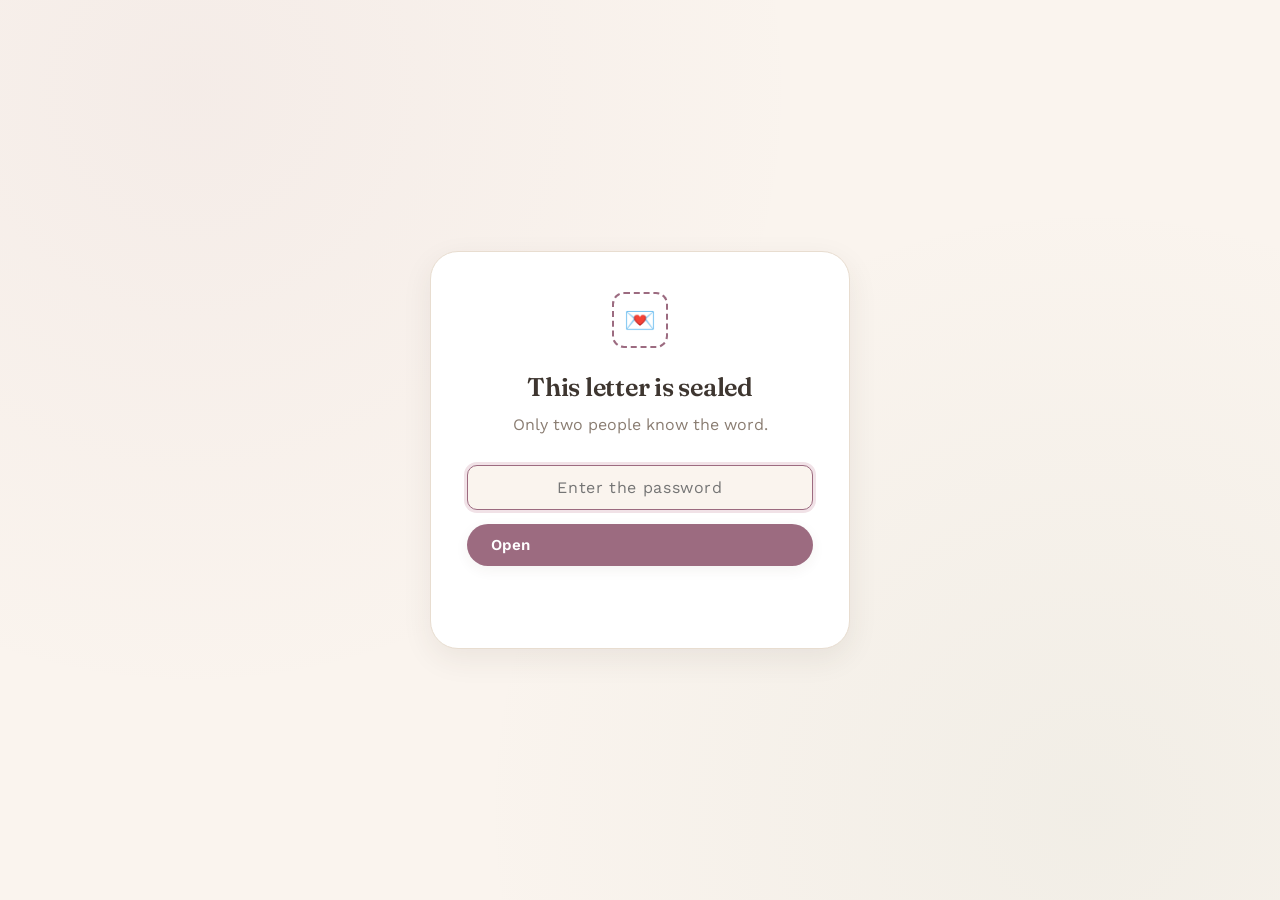
<file: us/movies.html>
<!DOCTYPE html>
<html lang="en">
<head>
<meta charset="UTF-8" />
<meta name="viewport" content="width=device-width, initial-scale=1" />
<meta name="robots" content="noindex, nofollow" />
<title>us. — movies</title>
<link rel="preconnect" href="https://fonts.googleapis.com" />
<link rel="preconnect" href="https://fonts.gstatic.com" crossorigin />
<link href="https://fonts.googleapis.com/css2?family=Fraunces:wght@500;600;700&family=Work+Sans:wght@400;500;600&display=swap" rel="stylesheet" />
<link rel="stylesheet" href="css/style.css" />
<style>
  .add-row {
    display: flex;
    gap: 10px;
    margin-bottom: 24px;
  }
  .add-row input {
    flex: 1;
  }
  .legend {
    display: flex;
    gap: 18px;
    flex-wrap: wrap;
    margin-bottom: 22px;
  }
  .legend .item {
    display: flex;
    align-items: center;
    gap: 6px;
    font-size: 0.82rem;
    color: var(--ink-soft);
  }
  .swatch {
    width: 12px;
    height: 12px;
    border-radius: 4px;
    border: 1px solid var(--line);
  }
  .swatch.default { background: var(--paper); }
  .swatch.seen { background: var(--dim-red-pale); border-color: var(--dim-red); }
  .swatch.towatch { background: var(--sage-pale); border-color: var(--sage); }

  .movie-list {
    display: flex;
    flex-direction: column;
    gap: 10px;
  }
  .movie-item {
    display: flex;
    align-items: center;
    justify-content: space-between;
    gap: 12px;
    border: 1px solid var(--line);
    border-radius: var(--radius-sm);
    padding: 14px 16px;
    cursor: pointer;
    background: var(--paper);
    color: var(--ink);
    transition: background 0.15s ease, border-color 0.15s ease, transform 0.1s ease;
  }
  .movie-item:hover {
    transform: translateY(-1px);
  }
  .movie-item .title {
    font-size: 1rem;
  }
  .movie-item .status-label {
    font-size: 0.75rem;
    color: var(--ink-soft);
    flex-shrink: 0;
  }
  .movie-item.seen {
    background: var(--dim-red-pale);
    border-color: var(--dim-red);
  }
  .movie-item.seen .title { color: var(--dim-red); }
  .movie-item.towatch {
    background: var(--sage-pale);
    border-color: var(--sage);
  }
  .movie-item.towatch .title { color: var(--sage); }

  .delete-btn {
    background: none;
    border: none;
    color: var(--ink-soft);
    font-size: 1rem;
    cursor: pointer;
    padding: 2px 6px;
    border-radius: 6px;
    line-height: 1;
  }
  .delete-btn:hover {
    background: rgba(0,0,0,0.06);
    color: var(--ink);
  }
  .empty-state {
    text-align: center;
    color: var(--ink-soft);
    padding: 30px 10px;
  }
</style>
</head>
<body>
  <div class="page">
    <div class="topbar">
      <span class="brand">us.</span>
      <div class="row" style="gap: 16px;">
        <span class="muted" id="sync-status">connecting…</span>
        <a class="nav-link" href="home.html">← home</a>
      </div>
    </div>

    <div class="card">
      <h2>Movies</h2>
      <p class="muted">Click a title to mark it as seen or as next up.</p>

      <form class="add-row" id="add-form">
        <input type="text" id="add-input" placeholder="Add a movie title…" />
        <button type="submit" class="btn">Add</button>
      </form>

      <div class="legend">
        <span class="item"><span class="swatch default"></span> unmarked</span>
        <span class="item"><span class="swatch seen"></span> seen together</span>
        <span class="item"><span class="swatch towatch"></span> to watch</span>
      </div>

      <div class="movie-list" id="movie-list"></div>
    </div>
  </div>

  <script src="js/guard.js"></script>
  <script type="module" src="js/movies.js"></script>
</body>
</html>
</file>
<file: css/style.css>
/* =========================================================
   "us." — a private space for two
   Shared design tokens + base styles
   ========================================================= */

:root {
  --cream: #faf4ee;
  --paper: #ffffff;
  --ink: #3e3630;
  --ink-soft: #8a7d72;
  --line: #e8ddd0;

  --plum: #9c6b80;
  --plum-dark: #7e526a;
  --plum-pale: #f1e2e7;

  --sage: #7f9a7c;
  --sage-pale: #e5ede2;

  --dim-red: #c08787;
  --dim-red-pale: #f3e3e1;

  --dim-yellow: #e7c978;
  --gray-past: #ddd6cb;

  --shadow: 0 10px 30px rgba(62, 45, 40, 0.08);
  --shadow-soft: 0 4px 14px rgba(62, 45, 40, 0.06);

  --radius-lg: 28px;
  --radius-md: 16px;
  --radius-sm: 10px;
}

* {
  box-sizing: border-box;
}

@media (prefers-reduced-motion: reduce) {
  * {
    animation-duration: 0.001ms !important;
    transition-duration: 0.001ms !important;
  }
}

html,
body {
  height: 100%;
}

body {
  margin: 0;
  font-family: "Work Sans", -apple-system, BlinkMacSystemFont, sans-serif;
  color: var(--ink);
  background: var(--cream);
  background-image: radial-gradient(circle at 15% 10%, rgba(156, 107, 128, 0.06), transparent 45%),
    radial-gradient(circle at 85% 90%, rgba(127, 154, 124, 0.07), transparent 45%);
  background-attachment: fixed;
  min-height: 100vh;
  line-height: 1.5;
  overflow-x: hidden;
}

h1,
h2,
h3 {
  font-family: "Fraunces", Georgia, serif;
  font-weight: 600;
  margin: 0 0 0.4em;
  letter-spacing: -0.01em;
}

p {
  margin: 0 0 1em;
  color: var(--ink-soft);
}

a {
  color: var(--plum-dark);
}

button,
input {
  font-family: inherit;
}

/* ---------- layout shell ---------- */

.page {
  min-height: 100vh;
  display: flex;
  flex-direction: column;
  align-items: center;
  padding: 32px 20px 60px;
}

@media (max-width: 480px) {
  .page {
    padding: 22px 12px 44px;
  }
}

.topbar {
  width: 100%;
  max-width: 880px;
  display: flex;
  align-items: center;
  justify-content: space-between;
  flex-wrap: wrap;
  row-gap: 8px;
  margin-bottom: 28px;
}

.brand {
  font-family: "Fraunces", serif;
  font-size: clamp(1.02rem, 4.2vw, 1.3rem);
  font-weight: 600;
  color: var(--plum-dark);
  text-decoration: none;
}

.brand::after {
  content: "";
}

.nav-link {
  font-size: 0.95rem;
  color: var(--ink-soft);
  text-decoration: none;
  border-bottom: 1px solid transparent;
  transition: border-color 0.15s ease, color 0.15s ease;
}

.nav-link:hover {
  color: var(--plum-dark);
  border-color: var(--plum);
}

/* ---------- card ---------- */

.card {
  width: 100%;
  max-width: 880px;
  background: var(--paper);
  border-radius: var(--radius-lg);
  box-shadow: var(--shadow);
  padding: 40px;
  border: 1px solid var(--line);
}

@media (max-width: 600px) {
  .card {
    padding: 24px;
    border-radius: var(--radius-md);
  }
}

/* ---------- buttons ---------- */

.btn {
  display: inline-flex;
  align-items: center;
  gap: 8px;
  border: none;
  border-radius: 999px;
  padding: 12px 24px;
  font-size: 0.95rem;
  font-weight: 600;
  cursor: pointer;
  transition: transform 0.12s ease, box-shadow 0.12s ease, background 0.15s ease;
  background: var(--plum);
  color: #fff;
  box-shadow: var(--shadow-soft);
}

.btn:hover {
  background: var(--plum-dark);
  transform: translateY(-1px);
}

.btn:active {
  transform: translateY(0);
}

.btn.secondary {
  background: var(--paper);
  color: var(--plum-dark);
  border: 1px solid var(--line);
  box-shadow: none;
}

.btn.secondary:hover {
  background: var(--plum-pale);
}

.btn.ghost {
  background: transparent;
  color: var(--ink-soft);
  box-shadow: none;
  padding: 8px 14px;
}

.btn.ghost:hover {
  background: var(--gray-past);
  color: var(--ink);
}

input[type="text"],
input[type="password"],
input[type="date"],
input[type="time"] {
  font-size: 1rem;
  padding: 12px 16px;
  border-radius: var(--radius-sm);
  border: 1px solid var(--line);
  background: var(--cream);
  color: var(--ink);
  outline: none;
  transition: border-color 0.15s ease, box-shadow 0.15s ease;
}

input[type="text"]:focus,
input[type="password"]:focus,
input[type="date"]:focus,
input[type="time"]:focus {
  border-color: var(--plum);
  box-shadow: 0 0 0 3px var(--plum-pale);
}

/* ---------- destination buttons (home page) ---------- */

.destinations {
  display: grid;
  grid-template-columns: 1fr 1fr;
  gap: 18px;
  margin-top: 32px;
}

@media (max-width: 560px) {
  .destinations {
    grid-template-columns: 1fr;
  }
}

.destination {
  display: flex;
  flex-direction: column;
  align-items: flex-start;
  gap: 6px;
  text-decoration: none;
  color: var(--ink);
  background: var(--cream);
  border: 1px solid var(--line);
  border-radius: var(--radius-md);
  padding: 22px 24px;
  transition: transform 0.15s ease, box-shadow 0.15s ease, border-color 0.15s ease;
}

.destination:hover {
  transform: translateY(-2px);
  box-shadow: var(--shadow-soft);
  border-color: var(--plum);
}

.destination .label {
  font-family: "Fraunces", serif;
  font-size: 1.25rem;
  font-weight: 600;
}

.destination .hint {
  font-size: 0.88rem;
  color: var(--ink-soft);
}

/* ---------- utility ---------- */

.center {
  text-align: center;
}

.stack {
  display: flex;
  flex-direction: column;
  gap: 14px;
}

.row {
  display: flex;
  align-items: center;
  gap: 10px;
  flex-wrap: wrap;
}

.muted {
  color: var(--ink-soft);
  font-size: 0.9rem;
}
</file>
<file: us/css/style.css>
/* =========================================================
   "us." — a private space for two
   Shared design tokens + base styles
   ========================================================= */

:root {
  --cream: #faf4ee;
  --paper: #ffffff;
  --ink: #3e3630;
  --ink-soft: #8a7d72;
  --line: #e8ddd0;

  --plum: #9c6b80;
  --plum-dark: #7e526a;
  --plum-pale: #f1e2e7;

  --sage: #7f9a7c;
  --sage-pale: #e5ede2;

  --dim-red: #c08787;
  --dim-red-pale: #f3e3e1;

  --dim-yellow: #e7c978;
  --gray-past: #ddd6cb;

  --shadow: 0 10px 30px rgba(62, 45, 40, 0.08);
  --shadow-soft: 0 4px 14px rgba(62, 45, 40, 0.06);

  --radius-lg: 28px;
  --radius-md: 16px;
  --radius-sm: 10px;
}

* {
  box-sizing: border-box;
}

@media (prefers-reduced-motion: reduce) {
  * {
    animation-duration: 0.001ms !important;
    transition-duration: 0.001ms !important;
  }
}

html,
body {
  height: 100%;
}

body {
  margin: 0;
  font-family: "Work Sans", -apple-system, BlinkMacSystemFont, sans-serif;
  color: var(--ink);
  background: var(--cream);
  background-image: radial-gradient(circle at 15% 10%, rgba(156, 107, 128, 0.06), transparent 45%),
    radial-gradient(circle at 85% 90%, rgba(127, 154, 124, 0.07), transparent 45%);
  background-attachment: fixed;
  min-height: 100vh;
  line-height: 1.5;
}

h1,
h2,
h3 {
  font-family: "Fraunces", Georgia, serif;
  font-weight: 600;
  margin: 0 0 0.4em;
  letter-spacing: -0.01em;
}

p {
  margin: 0 0 1em;
  color: var(--ink-soft);
}

a {
  color: var(--plum-dark);
}

button,
input {
  font-family: inherit;
}

/* ---------- layout shell ---------- */

.page {
  min-height: 100vh;
  display: flex;
  flex-direction: column;
  align-items: center;
  padding: 32px 20px 60px;
}

.topbar {
  width: 100%;
  max-width: 880px;
  display: flex;
  align-items: center;
  justify-content: space-between;
  margin-bottom: 28px;
}

.brand {
  font-family: "Fraunces", serif;
  font-size: 1.3rem;
  font-weight: 600;
  color: var(--plum-dark);
  text-decoration: none;
}

.brand::after {
  content: "";
}

.nav-link {
  font-size: 0.95rem;
  color: var(--ink-soft);
  text-decoration: none;
  border-bottom: 1px solid transparent;
  transition: border-color 0.15s ease, color 0.15s ease;
}

.nav-link:hover {
  color: var(--plum-dark);
  border-color: var(--plum);
}

/* ---------- card ---------- */

.card {
  width: 100%;
  max-width: 880px;
  background: var(--paper);
  border-radius: var(--radius-lg);
  box-shadow: var(--shadow);
  padding: 40px;
  border: 1px solid var(--line);
}

@media (max-width: 600px) {
  .card {
    padding: 24px;
    border-radius: var(--radius-md);
  }
}

/* ---------- buttons ---------- */

.btn {
  display: inline-flex;
  align-items: center;
  gap: 8px;
  border: none;
  border-radius: 999px;
  padding: 12px 24px;
  font-size: 0.95rem;
  font-weight: 600;
  cursor: pointer;
  transition: transform 0.12s ease, box-shadow 0.12s ease, background 0.15s ease;
  background: var(--plum);
  color: #fff;
  box-shadow: var(--shadow-soft);
}

.btn:hover {
  background: var(--plum-dark);
  transform: translateY(-1px);
}

.btn:active {
  transform: translateY(0);
}

.btn.secondary {
  background: var(--paper);
  color: var(--plum-dark);
  border: 1px solid var(--line);
  box-shadow: none;
}

.btn.secondary:hover {
  background: var(--plum-pale);
}

.btn.ghost {
  background: transparent;
  color: var(--ink-soft);
  box-shadow: none;
  padding: 8px 14px;
}

.btn.ghost:hover {
  background: var(--gray-past);
  color: var(--ink);
}

input[type="text"],
input[type="password"],
input[type="date"] {
  font-size: 1rem;
  padding: 12px 16px;
  border-radius: var(--radius-sm);
  border: 1px solid var(--line);
  background: var(--cream);
  color: var(--ink);
  outline: none;
  transition: border-color 0.15s ease, box-shadow 0.15s ease;
}

input[type="text"]:focus,
input[type="password"]:focus,
input[type="date"]:focus {
  border-color: var(--plum);
  box-shadow: 0 0 0 3px var(--plum-pale);
}

/* ---------- destination buttons (home page) ---------- */

.destinations {
  display: grid;
  grid-template-columns: 1fr 1fr;
  gap: 18px;
  margin-top: 32px;
}

@media (max-width: 560px) {
  .destinations {
    grid-template-columns: 1fr;
  }
}

.destination {
  display: flex;
  flex-direction: column;
  align-items: flex-start;
  gap: 6px;
  text-decoration: none;
  color: var(--ink);
  background: var(--cream);
  border: 1px solid var(--line);
  border-radius: var(--radius-md);
  padding: 22px 24px;
  transition: transform 0.15s ease, box-shadow 0.15s ease, border-color 0.15s ease;
}

.destination:hover {
  transform: translateY(-2px);
  box-shadow: var(--shadow-soft);
  border-color: var(--plum);
}

.destination .label {
  font-family: "Fraunces", serif;
  font-size: 1.25rem;
  font-weight: 600;
}

.destination .hint {
  font-size: 0.88rem;
  color: var(--ink-soft);
}

/* ---------- utility ---------- */

.center {
  text-align: center;
}

.stack {
  display: flex;
  flex-direction: column;
  gap: 14px;
}

.row {
  display: flex;
  align-items: center;
  gap: 10px;
  flex-wrap: wrap;
}

.muted {
  color: var(--ink-soft);
  font-size: 0.9rem;
}
</file>
